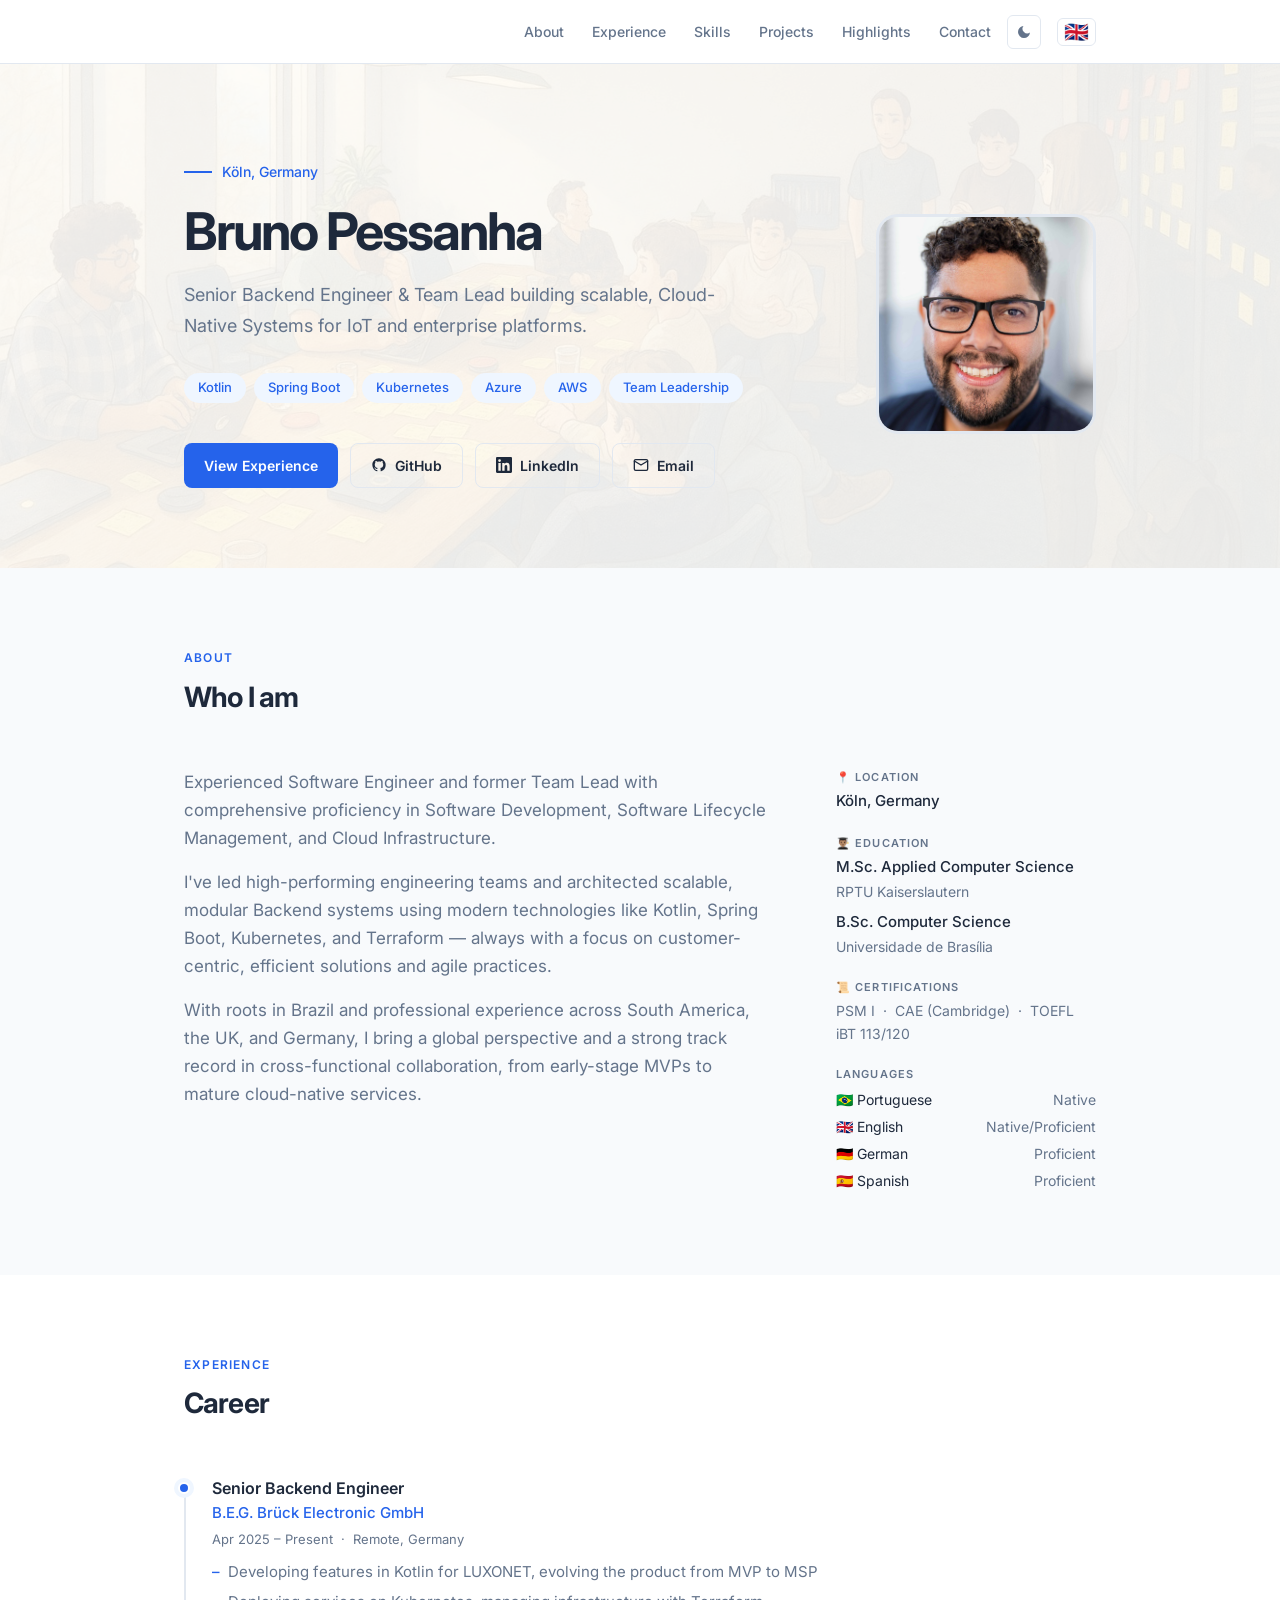
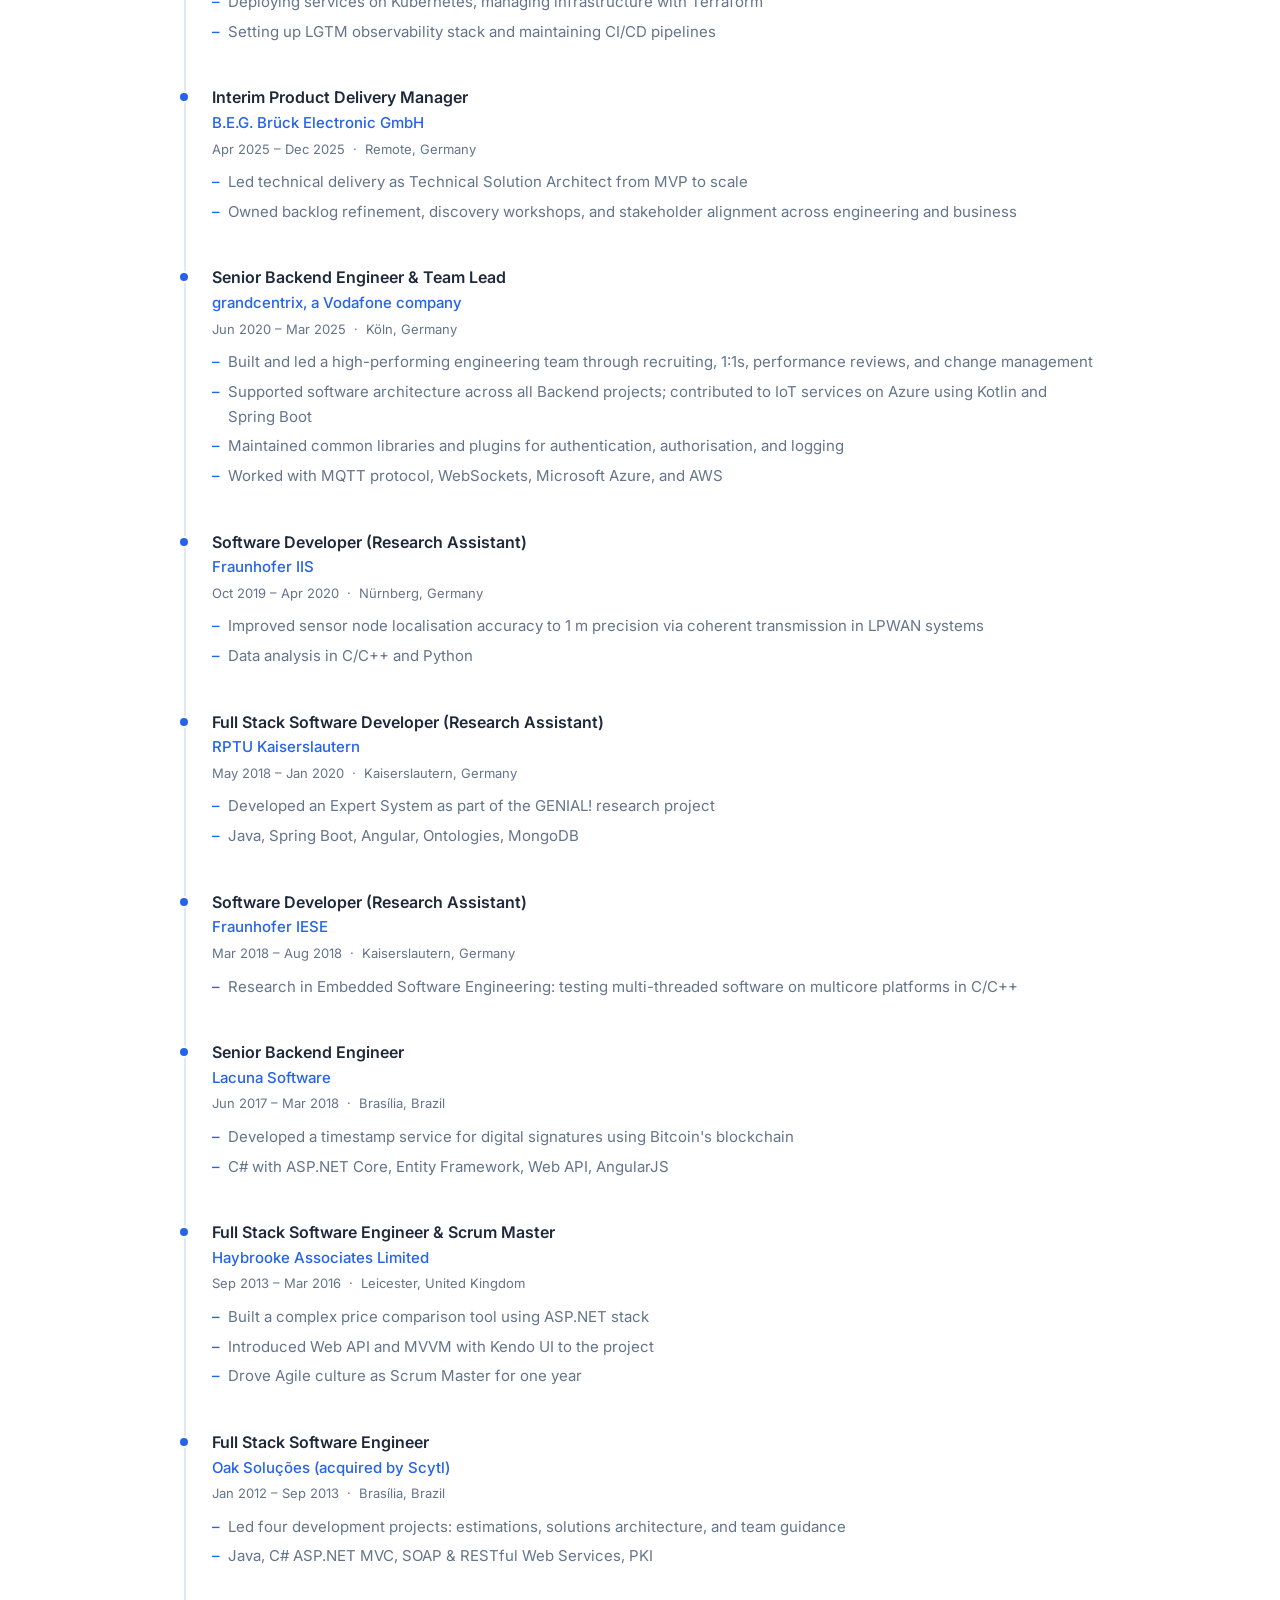
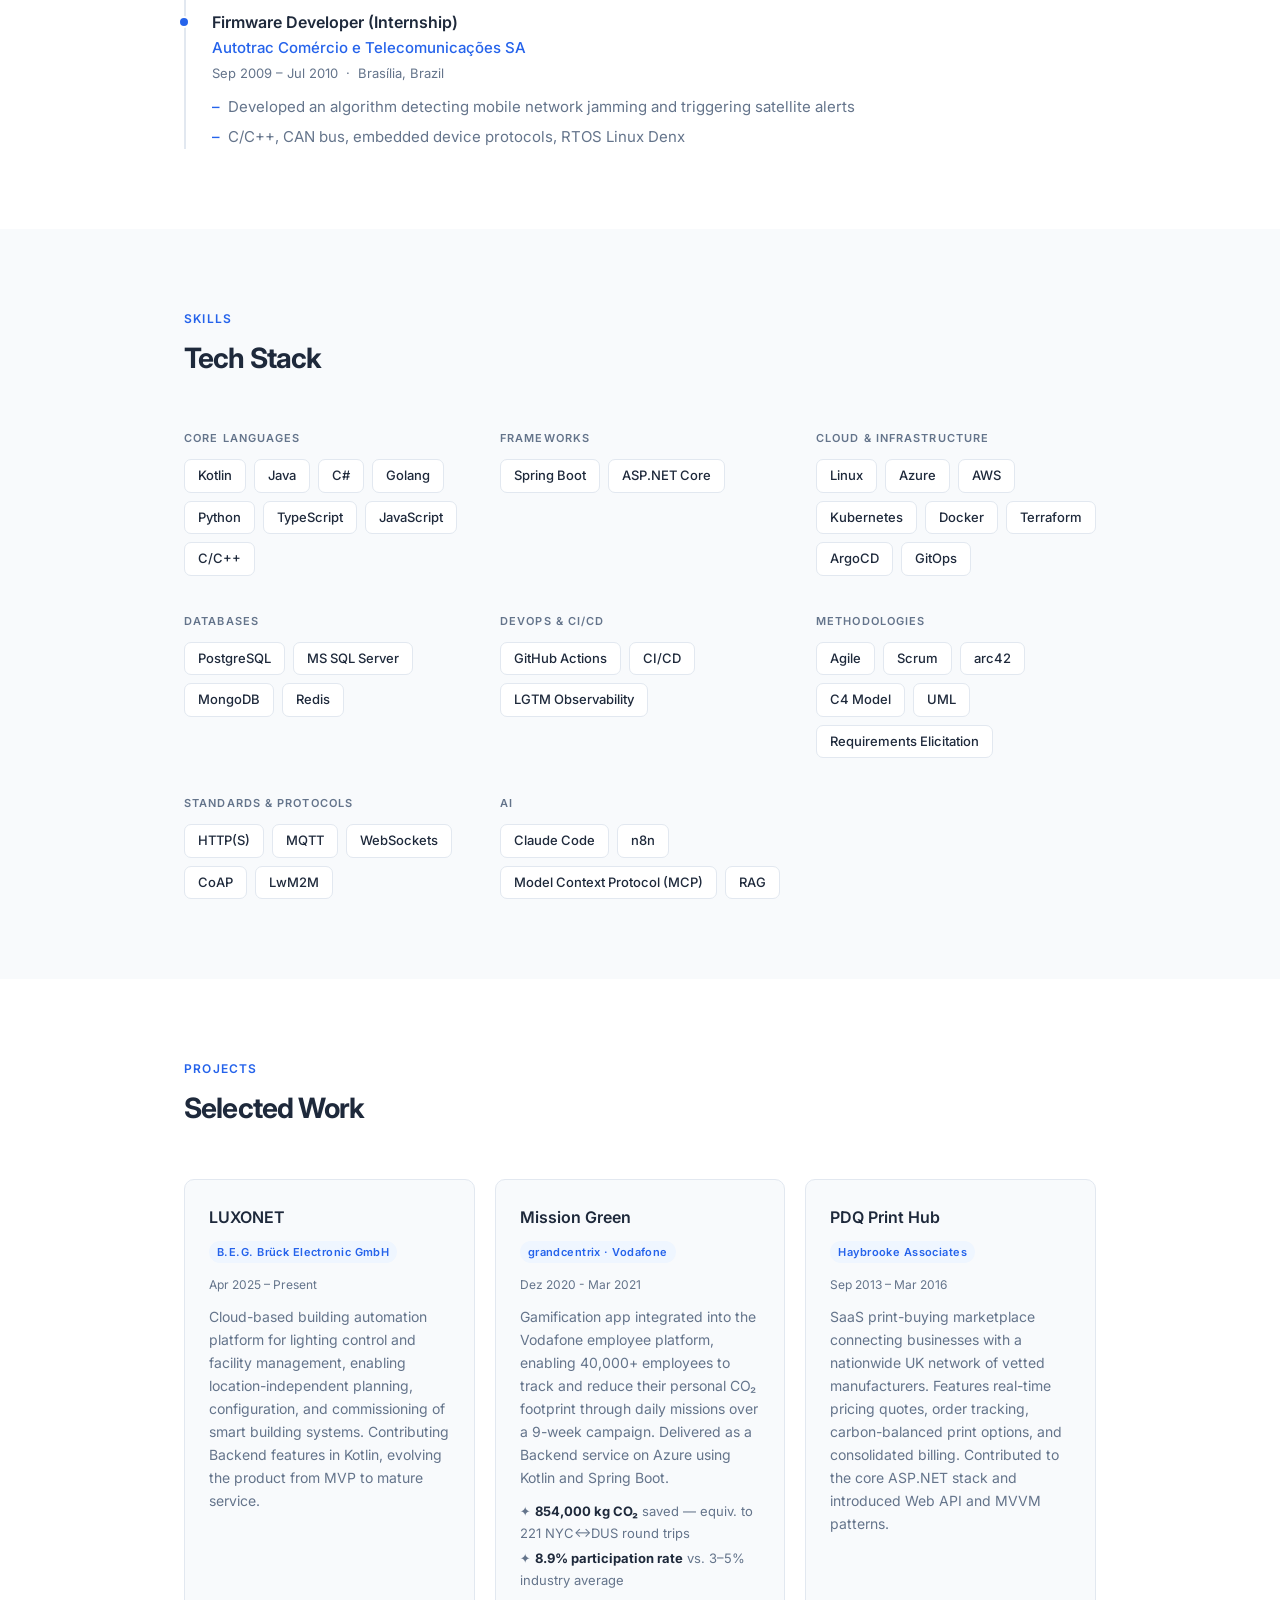
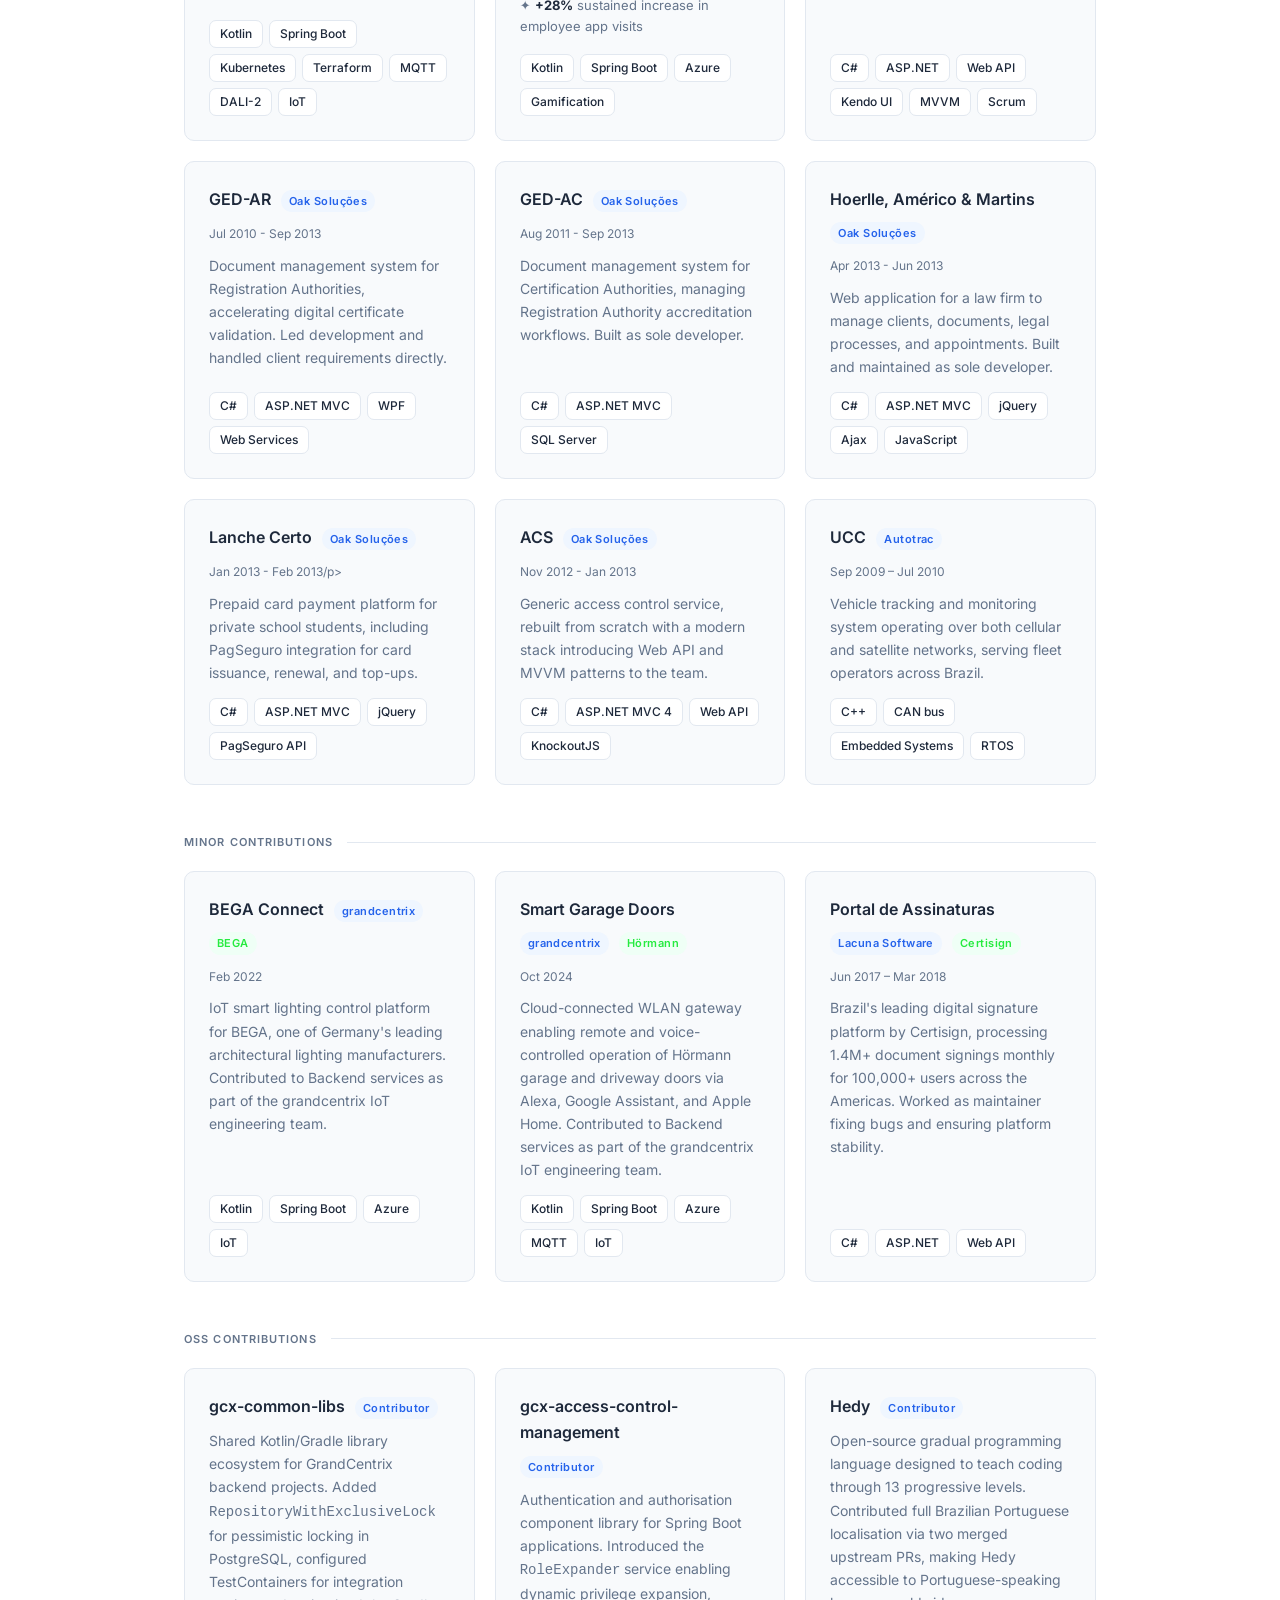
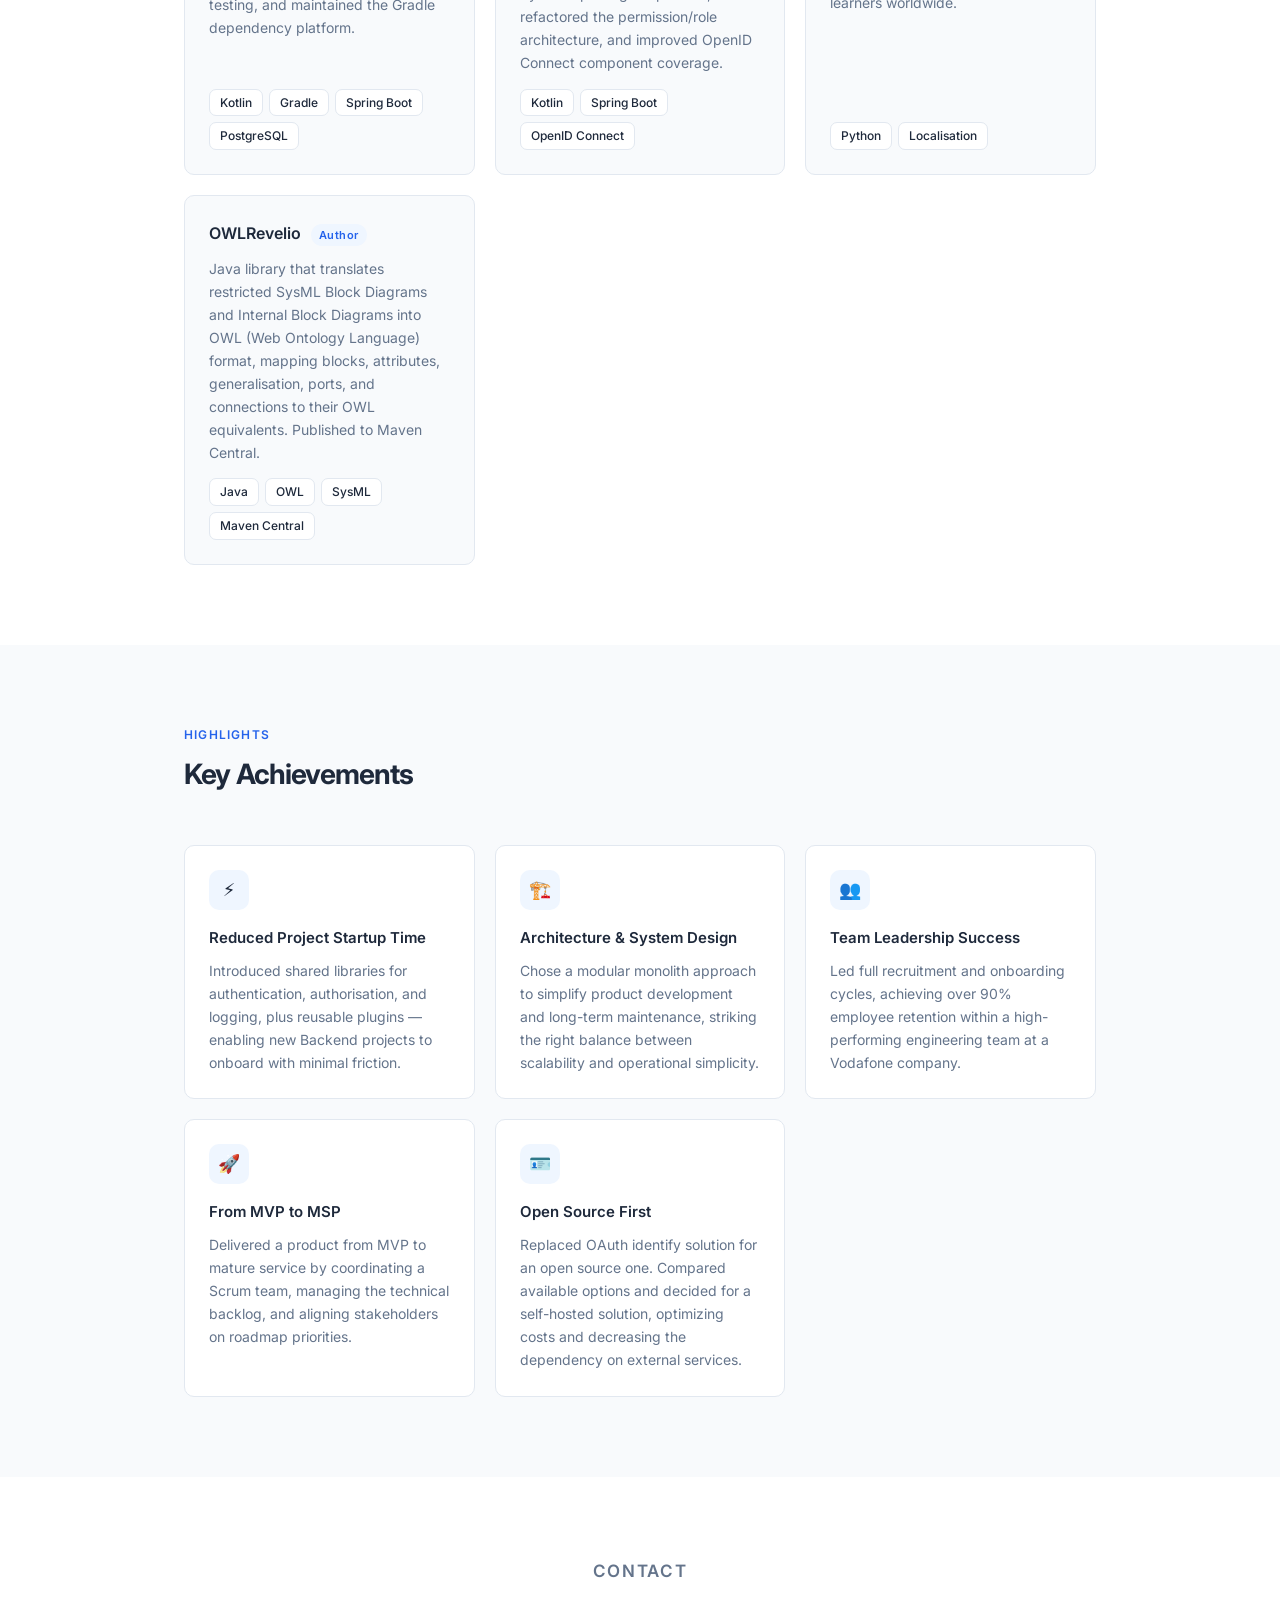
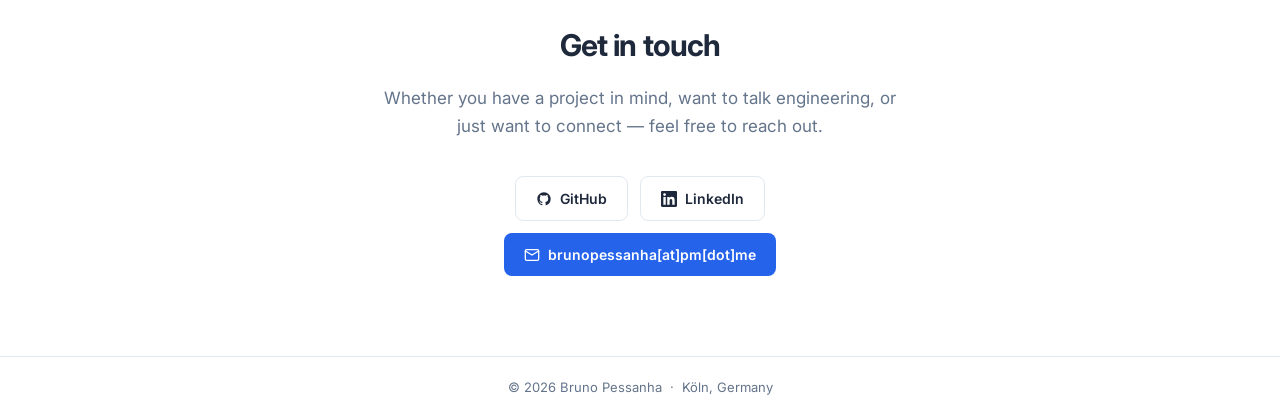
<file: index.html>
<!DOCTYPE html>
<html lang="en">
<head>
  <meta charset="UTF-8">
  <!-- Anti-FOUC: apply saved theme before first paint -->
  <script>(function(){var t=localStorage.getItem('theme');if(t)document.documentElement.dataset.theme=t;}());</script>
  <meta name="viewport" content="width=device-width, initial-scale=1.0">
  <meta name="description" content="Bruno Pessanha – Senior Backend Engineer & Team Lead based in Köln, Germany.">
  <title>Bruno Pessanha – Senior Backend Engineer</title>
  <!-- Open Graph / social preview -->
  <meta property="og:title"       content="Bruno Pessanha – Senior Backend Engineer">
  <meta property="og:description" content="Senior Backend Engineer & Team Lead building scalable, Cloud-Native Systems for IoT and enterprise platforms.">
  <meta property="og:url"         content="https://bruno.pessanha.de">
  <meta property="og:type"        content="website">
  <meta property="og:image"       content="https://bruno.pessanha.de/img/Bruno.jpg">
  <meta name="twitter:card"       content="summary">
  <!-- Canonical URL -->
  <link rel="canonical" href="https://bruno.pessanha.de">
  <!-- Favicon -->
  <link rel="icon" type="image/svg+xml" href="img/favicon.svg">
  <link rel="preconnect" href="https://fonts.googleapis.com">
  <link rel="preconnect" href="https://fonts.gstatic.com" crossorigin>
  <link href="https://fonts.googleapis.com/css2?family=Inter:wght@300;400;500;600;700&display=swap" rel="stylesheet">
  <link rel="stylesheet" href="css/style.css">
</head>
<body>

  <!-- ── Navigation ── -->
  <nav>
    <div class="nav-inner">
      <div class="nav-brand">
        <img src="img/Bruno.jpg" alt="" class="nav-avatar" aria-hidden="true">
        <a href="#" class="nav-logo">Bruno Pessanha</a>
      </div>
      <div class="nav-right">
        <ul class="nav-links">
          <li><a href="#about" data-i18n="nav.about">About</a></li>
          <li><a href="#experience" data-i18n="nav.experience">Experience</a></li>
          <li><a href="#skills" data-i18n="nav.skills">Skills</a></li>
          <li><a href="#projects" data-i18n="nav.projects">Projects</a></li>
          <li><a href="#highlights" data-i18n="nav.highlights">Highlights</a></li>
          <li><a href="#contact" data-i18n="nav.contact">Contact</a></li>
        </ul>
        <button class="theme-toggle" id="theme-toggle" aria-label="Switch to dark mode" aria-pressed="false">
          <svg viewBox="0 0 24 24" fill="currentColor" aria-hidden="true" focusable="false">
            <path d="M21 12.79A9 9 0 1111.21 3 7 7 0 0021 12.79z"/>
          </svg>
        </button>
        <button class="lang-toggle" id="lang-toggle" aria-label="Switch language">🇬🇧</button>
      </div>
    </div>
  </nav>

  <!-- ── Hero ── -->
  <section class="hero">
    <div class="container">
      <div class="hero-inner">
        <div class="hero-content">
          <p class="hero-eyebrow" data-i18n="hero.eyebrow">Köln, Germany</p>
          <h1>Bruno Pessanha</h1>
          <p class="hero-subtitle" data-i18n="hero.subtitle">
            Senior Backend Engineer &amp; Team Lead building scalable,
            Cloud-Native Systems for IoT and enterprise platforms.
          </p>
          <div class="hero-tags">
            <span class="pill">Kotlin</span>
            <span class="pill">Spring Boot</span>
            <span class="pill">Kubernetes</span>
            <span class="pill">Azure</span>
            <span class="pill">AWS</span>
            <span class="pill" data-i18n="hero.tag.leadership">Team Leadership</span>
          </div>
          <div class="hero-cta">
            <a href="#experience" class="btn btn-primary" data-i18n="hero.cta.experience">View Experience</a>
            <a href="https://github.com/brunopessanha" target="_blank" rel="noopener" class="btn btn-outline">
              <svg class="icon" viewBox="0 0 24 24" fill="currentColor" aria-hidden="true">
                <path d="M12 2C6.477 2 2 6.484 2 12.017c0 4.425 2.865 8.18 6.839 9.504.5.092.682-.217.682-.483 0-.237-.008-.868-.013-1.703-2.782.605-3.369-1.343-3.369-1.343-.454-1.158-1.11-1.466-1.11-1.466-.908-.62.069-.608.069-.608 1.003.07 1.531 1.032 1.531 1.032.892 1.53 2.341 1.088 2.91.832.092-.647.35-1.088.636-1.338-2.22-.253-4.555-1.113-4.555-4.951 0-1.093.39-1.988 1.029-2.688-.103-.253-.446-1.272.098-2.65 0 0 .84-.27 2.75 1.026A9.564 9.564 0 0112 6.844c.85.004 1.705.115 2.504.337 1.909-1.296 2.747-1.027 2.747-1.027.546 1.379.202 2.398.1 2.651.64.7 1.028 1.595 1.028 2.688 0 3.848-2.339 4.695-4.566 4.943.359.309.678.92.678 1.855 0 1.338-.012 2.419-.012 2.747 0 .268.18.58.688.482A10.019 10.019 0 0022 12.017C22 6.484 17.522 2 12 2z"/>
              </svg>
              GitHub
            </a>
            <a href="https://linkedin.com/in/brunopessanha" target="_blank" rel="noopener" class="btn btn-outline">
              <svg class="icon" viewBox="0 0 24 24" fill="currentColor" aria-hidden="true">
                <path d="M20.447 20.452h-3.554v-5.569c0-1.328-.027-3.037-1.852-3.037-1.853 0-2.136 1.445-2.136 2.939v5.667H9.351V9h3.414v1.561h.046c.477-.9 1.637-1.85 3.37-1.85 3.601 0 4.267 2.37 4.267 5.455v6.286zM5.337 7.433a2.062 2.062 0 01-2.063-2.065 2.064 2.064 0 112.063 2.065zm1.782 13.019H3.555V9h3.564v11.452zM22.225 0H1.771C.792 0 0 .774 0 1.729v20.542C0 23.227.792 24 1.771 24h20.451C23.2 24 24 23.227 24 22.271V1.729C24 .774 23.2 0 22.222 0h.003z"/>
              </svg>
              LinkedIn
            </a>
            <a href="mailto:brunopessanha@pm.me" class="btn btn-outline">
              <svg class="icon" viewBox="0 0 24 24" fill="none" stroke="currentColor" stroke-width="2" stroke-linecap="round" stroke-linejoin="round" aria-hidden="true">
                <path d="M4 4h16c1.1 0 2 .9 2 2v12c0 1.1-.9 2-2 2H4c-1.1 0-2-.9-2-2V6c0-1.1.9-2 2-2z"/>
                <polyline points="22,6 12,12 2,6"/>
              </svg>
              <span data-i18n="hero.cta.email">Email</span>
            </a>
          </div>
        </div>
        <div class="hero-photo">
          <img src="img/Bruno.jpg" alt="Bruno Pessanha" class="profile-photo">
        </div>
      </div>
    </div>
  </section>

  <!-- ── About ── -->
  <section id="about">
    <div class="container">
      <p class="section-label" data-i18n="about.label">About</p>
      <h2 class="section-title" data-i18n="about.title">Who I am</h2>
      <div class="about-grid">
        <div class="about-text">
          <p data-i18n="about.p1">
            Experienced Software Engineer and former Team Lead with comprehensive proficiency in
            Software Development, Software Lifecycle Management, and Cloud Infrastructure.
          </p>
          <p data-i18n="about.p2">
            I've led high-performing engineering teams and architected scalable, modular Backend
            systems using modern technologies like Kotlin, Spring Boot, Kubernetes, and Terraform —
            always with a focus on customer-centric, efficient solutions and agile practices.
          </p>
          <p data-i18n="about.p3">
            With roots in Brazil and professional experience across South America, the UK, and Germany,
            I bring a global perspective and a strong track record in cross-functional collaboration,
            from early-stage MVPs to mature cloud-native services.
          </p>
        </div>
        <div class="about-sidebar">
          <div class="sidebar-block">
            <span class="sidebar-label" data-i18n="about.sidebar.location">📍 Location</span>
            <span class="sidebar-value" data-i18n="about.sidebar.location.value">Köln, Germany</span>
          </div>
          <div class="sidebar-block">
            <span class="sidebar-label" data-i18n="about.sidebar.education">👨🏽‍🎓 Education</span>
            <span class="sidebar-value">
              M.Sc. Applied Computer Science
              <small>RPTU Kaiserslautern</small>
            </span>
            <span class="sidebar-value" style="margin-top:4px">
              B.Sc. Computer Science
              <small>Universidade de Brasília</small>
            </span>
          </div>
          <div class="sidebar-block">
            <span class="sidebar-label" data-i18n="about.sidebar.certs">📜 Certifications</span>
            <span class="sidebar-value" style="font-size:0.875rem;font-weight:400;color:var(--text-muted)">
              PSM I &nbsp;·&nbsp; CAE (Cambridge) &nbsp;·&nbsp; TOEFL iBT 113/120
            </span>
          </div>
          <div class="sidebar-block">
            <span class="sidebar-label" data-i18n="about.sidebar.langs">Languages</span>
            <div>
              <div class="lang-row"><span>🇧🇷 Portuguese</span><span data-i18n="about.lang.pt">Native</span></div>
              <div class="lang-row"><span>🇬🇧 English</span><span data-i18n="about.lang.en">Native/Proficient</span></div>
              <div class="lang-row"><span>🇩🇪 German</span><span data-i18n="about.lang.de">Proficient</span></div>
              <div class="lang-row"><span>🇪🇸 Spanish</span><span data-i18n="about.lang.es">Proficient</span></div>
            </div>
          </div>
        </div>
      </div>
    </div>
  </section>

  <!-- ── Experience ── -->
  <section id="experience">
    <div class="container">
      <p class="section-label" data-i18n="exp.label">Experience</p>
      <h2 class="section-title" data-i18n="exp.title">Career</h2>
      <div class="timeline">

        <div class="tl-item">
          <div class="tl-dot"></div>
          <div class="tl-role" data-i18n="exp.beg1.role">Senior Backend Engineer</div>
          <div class="tl-company">B.E.G. Brück Electronic GmbH</div>
          <div class="tl-meta" data-i18n="exp.beg1.meta">Apr 2025 – Present &nbsp;·&nbsp; Remote, Germany</div>
          <ul class="tl-bullets">
            <li data-i18n="exp.beg1.b1">Developing features in Kotlin for LUXONET, evolving the product from MVP to MSP</li>
            <li data-i18n="exp.beg1.b2">Deploying services on Kubernetes, managing infrastructure with Terraform</li>
            <li data-i18n="exp.beg1.b3">Setting up LGTM observability stack and maintaining CI/CD pipelines</li>
          </ul>
        </div>

        <div class="tl-item">
          <div class="tl-dot"></div>
          <div class="tl-role" data-i18n="exp.beg2.role">Interim Product Delivery Manager</div>
          <div class="tl-company">B.E.G. Brück Electronic GmbH</div>
          <div class="tl-meta" data-i18n="exp.beg2.meta">Apr 2025 – Dec 2025 &nbsp;·&nbsp; Remote, Germany</div>
          <ul class="tl-bullets">
            <li data-i18n="exp.beg2.b1">Led technical delivery as Technical Solution Architect from MVP to scale</li>
            <li data-i18n="exp.beg2.b2">Owned backlog refinement, discovery workshops, and stakeholder alignment across engineering and business</li>
          </ul>
        </div>

        <div class="tl-item">
          <div class="tl-dot"></div>
          <div class="tl-role" data-i18n="exp.gcx.role">Senior Backend Engineer &amp; Team Lead</div>
          <div class="tl-company">grandcentrix, a Vodafone company</div>
          <div class="tl-meta" data-i18n="exp.gcx.meta">Jun 2020 – Mar 2025 &nbsp;·&nbsp; Köln, Germany</div>
          <ul class="tl-bullets">
            <li data-i18n="exp.gcx.b1">Built and led a high-performing engineering team through recruiting, 1:1s, performance reviews, and change management</li>
            <li data-i18n="exp.gcx.b2">Supported software architecture across all Backend projects; contributed to IoT services on Azure using Kotlin and Spring Boot</li>
            <li data-i18n="exp.gcx.b3">Maintained common libraries and plugins for authentication, authorisation, and logging</li>
            <li data-i18n="exp.gcx.b4">Worked with MQTT protocol, WebSockets, Microsoft Azure, and AWS</li>
          </ul>
        </div>

        <div class="tl-item">
          <div class="tl-dot"></div>
          <div class="tl-role" data-i18n="exp.iis.role">Software Developer (Research Assistant)</div>
          <div class="tl-company">Fraunhofer IIS</div>
          <div class="tl-meta" data-i18n="exp.iis.meta">Oct 2019 – Apr 2020 &nbsp;·&nbsp; Nürnberg, Germany</div>
          <ul class="tl-bullets">
            <li data-i18n="exp.iis.b1">Improved sensor node localisation accuracy to 1 m precision via coherent transmission in LPWAN systems</li>
            <li data-i18n="exp.iis.b2">Data analysis in C/C++ and Python</li>
          </ul>
        </div>

        <div class="tl-item">
          <div class="tl-dot"></div>
          <div class="tl-role" data-i18n="exp.rptu.role">Full Stack Software Developer (Research Assistant)</div>
          <div class="tl-company">RPTU Kaiserslautern</div>
          <div class="tl-meta" data-i18n="exp.rptu.meta">May 2018 – Jan 2020 &nbsp;·&nbsp; Kaiserslautern, Germany</div>
          <ul class="tl-bullets">
            <li data-i18n="exp.rptu.b1">Developed an Expert System as part of the GENIAL! research project</li>
            <li data-i18n="exp.rptu.b2">Java, Spring Boot, Angular, Ontologies, MongoDB</li>
          </ul>
        </div>

        <div class="tl-item">
          <div class="tl-dot"></div>
          <div class="tl-role" data-i18n="exp.iese.role">Software Developer (Research Assistant)</div>
          <div class="tl-company">Fraunhofer IESE</div>
          <div class="tl-meta" data-i18n="exp.iese.meta">Mar 2018 – Aug 2018 &nbsp;·&nbsp; Kaiserslautern, Germany</div>
          <ul class="tl-bullets">
            <li data-i18n="exp.iese.b1">Research in Embedded Software Engineering: testing multi-threaded software on multicore platforms in C/C++</li>
          </ul>
        </div>

        <div class="tl-item">
          <div class="tl-dot"></div>
          <div class="tl-role" data-i18n="exp.lacuna.role">Senior Backend Engineer</div>
          <div class="tl-company">Lacuna Software</div>
          <div class="tl-meta" data-i18n="exp.lacuna.meta">Jun 2017 – Mar 2018 &nbsp;·&nbsp; Brasília, Brazil</div>
          <ul class="tl-bullets">
            <li data-i18n="exp.lacuna.b1">Developed a timestamp service for digital signatures using Bitcoin's blockchain</li>
            <li data-i18n="exp.lacuna.b2">C# with ASP.NET Core, Entity Framework, Web API, AngularJS</li>
          </ul>
        </div>

        <div class="tl-item">
          <div class="tl-dot"></div>
          <div class="tl-role" data-i18n="exp.haybrooke.role">Full Stack Software Engineer &amp; Scrum Master</div>
          <div class="tl-company">Haybrooke Associates Limited</div>
          <div class="tl-meta" data-i18n="exp.haybrooke.meta">Sep 2013 – Mar 2016 &nbsp;·&nbsp; Leicester, United Kingdom</div>
          <ul class="tl-bullets">
            <li data-i18n="exp.haybrooke.b1">Built a complex price comparison tool using ASP.NET stack</li>
            <li data-i18n="exp.haybrooke.b2">Introduced Web API and MVVM with Kendo UI to the project</li>
            <li data-i18n="exp.haybrooke.b3">Drove Agile culture as Scrum Master for one year</li>
          </ul>
        </div>

        <div class="tl-item">
          <div class="tl-dot"></div>
          <div class="tl-role" data-i18n="exp.oak.role">Full Stack Software Engineer</div>
          <div class="tl-company">Oak Soluções (acquired by Scytl)</div>
          <div class="tl-meta" data-i18n="exp.oak.meta">Jan 2012 – Sep 2013 &nbsp;·&nbsp; Brasília, Brazil</div>
          <ul class="tl-bullets">
            <li data-i18n="exp.oak.b1">Led four development projects: estimations, solutions architecture, and team guidance</li>
            <li data-i18n="exp.oak.b2">Java, C# ASP.NET MVC, SOAP &amp; RESTful Web Services, PKI</li>
          </ul>
        </div>

        <div class="tl-item">
          <div class="tl-dot"></div>
          <div class="tl-role" data-i18n="exp.autotrac.role">Firmware Developer (Internship)</div>
          <div class="tl-company">Autotrac Comércio e Telecomunicações SA</div>
          <div class="tl-meta" data-i18n="exp.autotrac.meta">Sep 2009 – Jul 2010 &nbsp;·&nbsp; Brasília, Brazil</div>
          <ul class="tl-bullets">
            <li data-i18n="exp.autotrac.b1">Developed an algorithm detecting mobile network jamming and triggering satellite alerts</li>
            <li data-i18n="exp.autotrac.b2">C/C++, CAN bus, embedded device protocols, RTOS Linux Denx</li>
          </ul>
        </div>

      </div>
    </div>
  </section>

  <!-- ── Skills ── -->
  <section id="skills">
    <div class="container">
      <p class="section-label" data-i18n="skills.label">Skills</p>
      <h2 class="section-title" data-i18n="skills.title">Tech Stack</h2>
      <div class="skills-grid">

        <div class="skill-group">
          <h3 data-i18n="skills.core">Core Languages</h3>
          <div class="tags">
            <span class="tag">Kotlin</span>
            <span class="tag">Java</span>
            <span class="tag">C#</span>
            <span class="tag">Golang</span>
            <span class="tag">Python</span>
            <span class="tag">TypeScript</span>
            <span class="tag">JavaScript</span>
            <span class="tag">C/C++</span>
          </div>
        </div>

        <div class="skill-group">
          <h3 data-i18n="skills.frameworks">Frameworks</h3>
          <div class="tags">
            <span class="tag">Spring Boot</span>
            <span class="tag">ASP.NET Core</span>
          </div>
        </div>

        <div class="skill-group">
          <h3 data-i18n="skills.cloud">Cloud &amp; Infrastructure</h3>
          <div class="tags">
            <span class="tag">Linux</span>
            <span class="tag">Azure</span>
            <span class="tag">AWS</span>
            <span class="tag">Kubernetes</span>
            <span class="tag">Docker</span>
            <span class="tag">Terraform</span>
            <span class="tag">ArgoCD</span>
            <span class="tag">GitOps</span>
          </div>
        </div>

        <div class="skill-group">
          <h3 data-i18n="skills.databases">Databases</h3>
          <div class="tags">
            <span class="tag">PostgreSQL</span>
            <span class="tag">MS SQL Server</span>
            <span class="tag">MongoDB</span>
            <span class="tag">Redis</span>
          </div>
        </div>

        <div class="skill-group">
          <h3 data-i18n="skills.devops">DevOps &amp; CI/CD</h3>
          <div class="tags">
            <span class="tag">GitHub Actions</span>
            <span class="tag">CI/CD</span>
            <span class="tag">LGTM Observability</span>
          </div>
        </div>

        <div class="skill-group">
          <h3 data-i18n="skills.methodologies">Methodologies</h3>
          <div class="tags">
            <span class="tag">Agile</span>
            <span class="tag">Scrum</span>
            <span class="tag">arc42</span>
            <span class="tag">C4 Model</span>
            <span class="tag">UML</span>
            <span class="tag">Requirements Elicitation</span>
          </div>
        </div>

        <div class="skill-group">
          <h3 data-i18n="skills.protocols">Standards &amp; Protocols</h3>
          <div class="tags">
            <span class="tag">HTTP(S)</span>
            <span class="tag">MQTT</span>
            <span class="tag">WebSockets</span>
            <span class="tag">CoAP</span>
            <span class="tag">LwM2M</span>
          </div>
        </div>

        <div class="skill-group">
          <h3 data-i18n="skills.ai">AI</h3>
          <div class="tags">
            <span class="tag">Claude Code</span>
            <span class="tag">n8n</span>
            <span class="tag">Model Context Protocol (MCP)</span>
            <span class="tag">RAG</span>
          </div>
        </div>

      </div>
    </div>
  </section>

  <!-- ── Projects ── -->
  <section id="projects">
    <div class="container">
      <p class="section-label" data-i18n="projects.label">Projects</p>
      <h2 class="section-title" data-i18n="projects.title">Selected Work</h2>
      <div class="projects-grid">

        <div class="project-card">
          <div class="project-header">
            <h3 class="project-name">LUXONET</h3>
            <span class="project-company">B.E.G. Brück Electronic GmbH</span>
          </div>
          <p class="project-date" data-i18n="projects.luxonet.date">Apr 2025 – Present</p>
          <p class="project-desc" data-i18n="projects.luxonet.desc">Cloud-based building automation platform for lighting control and facility management, enabling location-independent planning, configuration, and commissioning of smart building systems. Contributing Backend features in Kotlin, evolving the product from MVP to mature service.</p>
          <div class="project-tags">
            <span class="tag">Kotlin</span>
            <span class="tag">Spring Boot</span>
            <span class="tag">Kubernetes</span>
            <span class="tag">Terraform</span>
            <span class="tag">MQTT</span>
            <span class="tag">DALI-2</span>
            <span class="tag">IoT</span>
          </div>
        </div>

        <div class="project-card">
          <div class="project-header">
            <h3 class="project-name">Mission Green</h3>
            <span class="project-company">grandcentrix · Vodafone</span>
          </div>
          <p class="project-date">Dez 2020 - Mar 2021</p>
          <p class="project-desc" data-i18n="projects.mgreen.desc">Gamification app integrated into the Vodafone employee platform, enabling 40,000+ employees to track and reduce their personal CO₂ footprint through daily missions over a 9-week campaign. Delivered as a Backend service on Azure using Kotlin and Spring Boot.</p>
          <ul style="list-style:none;display:flex;flex-direction:column;gap:4px;margin:2px 0">
            <li style="font-size:0.8125rem;color:var(--text-muted)" data-i18n="projects.mgreen.stat1">✦ <strong style="color:var(--text)">854,000 kg CO₂</strong> saved — equiv. to 221 NYC↔DUS round trips</li>
            <li style="font-size:0.8125rem;color:var(--text-muted)" data-i18n="projects.mgreen.stat2">✦ <strong style="color:var(--text)">8.9% participation rate</strong> vs. 3–5% industry average</li>
            <li style="font-size:0.8125rem;color:var(--text-muted)" data-i18n="projects.mgreen.stat3">✦ <strong style="color:var(--text)">+28%</strong> sustained increase in employee app visits</li>
          </ul>
          <div class="project-tags">
            <span class="tag">Kotlin</span>
            <span class="tag">Spring Boot</span>
            <span class="tag">Azure</span>
            <span class="tag">Gamification</span>
          </div>
        </div>

        <div class="project-card">
          <div class="project-header">
            <h3 class="project-name">PDQ Print Hub</h3>
            <span class="project-company">Haybrooke Associates</span>
          </div>
          <p class="project-date" data-i18n="projects.pdq.date">Sep 2013 – Mar 2016</p>
          <p class="project-desc" data-i18n="projects.pdq.desc">SaaS print-buying marketplace connecting businesses with a nationwide UK network of vetted manufacturers. Features real-time pricing quotes, order tracking, carbon-balanced print options, and consolidated billing. Contributed to the core ASP.NET stack and introduced Web API and MVVM patterns.</p>
          <div class="project-tags">
            <span class="tag">C#</span>
            <span class="tag">ASP.NET</span>
            <span class="tag">Web API</span>
            <span class="tag">Kendo UI</span>
            <span class="tag">MVVM</span>
            <span class="tag">Scrum</span>
          </div>
        </div>

        <div class="project-card">
          <div class="project-header">
            <h3 class="project-name">GED-AR</h3>
            <span class="project-company">Oak Soluções</span>
          </div>
          <p class="project-date">Jul 2010 - Sep 2013</p>
          <p class="project-desc" data-i18n="projects.gedar.desc">Document management system for Registration Authorities, accelerating digital certificate validation. Led development and handled client requirements directly.</p>
          <div class="project-tags">
            <span class="tag">C#</span>
            <span class="tag">ASP.NET MVC</span>
            <span class="tag">WPF</span>
            <span class="tag">Web Services</span>
          </div>
        </div>

        <div class="project-card">
          <div class="project-header">
            <h3 class="project-name">GED-AC</h3>
            <span class="project-company">Oak Soluções</span>
          </div>
          <p class="project-date">Aug 2011 - Sep 2013</p>
          <p class="project-desc" data-i18n="projects.gedac.desc">Document management system for Certification Authorities, managing Registration Authority accreditation workflows. Built as sole developer.</p>
          <div class="project-tags">
            <span class="tag">C#</span>
            <span class="tag">ASP.NET MVC</span>
            <span class="tag">SQL Server</span>
          </div>
        </div>

        <div class="project-card">
          <div class="project-header">
            <h3 class="project-name">Hoerlle, Américo &amp; Martins</h3>
            <span class="project-company">Oak Soluções</span>
          </div>
          <p class="project-date">Apr 2013 - Jun 2013</p>
          <p class="project-desc" data-i18n="projects.hoerlle.desc">Web application for a law firm to manage clients, documents, legal processes, and appointments. Built and maintained as sole developer.</p>
          <div class="project-tags">
            <span class="tag">C#</span>
            <span class="tag">ASP.NET MVC</span>
            <span class="tag">jQuery</span>
            <span class="tag">Ajax</span>
            <span class="tag">JavaScript</span>
          </div>
        </div>

        <div class="project-card">
          <div class="project-header">
            <h3 class="project-name">Lanche Certo</h3>
            <span class="project-company">Oak Soluções</span>
          </div>
          <p class="project-date">Jan 2013 - Feb 2013/p>
          <p class="project-desc" data-i18n="projects.lanche.desc">Prepaid card payment platform for private school students, including PagSeguro integration for card issuance, renewal, and top-ups.</p>
          <div class="project-tags">
            <span class="tag">C#</span>
            <span class="tag">ASP.NET MVC</span>
            <span class="tag">jQuery</span>
            <span class="tag">PagSeguro API</span>
          </div>
        </div>

        <div class="project-card">
          <div class="project-header">
            <h3 class="project-name">ACS</h3>
            <span class="project-company">Oak Soluções</span>
          </div>
          <p class="project-date">Nov 2012 - Jan 2013</p>
          <p class="project-desc" data-i18n="projects.acs.desc">Generic access control service, rebuilt from scratch with a modern stack introducing Web API and MVVM patterns to the team.</p>
          <div class="project-tags">
            <span class="tag">C#</span>
            <span class="tag">ASP.NET MVC 4</span>
            <span class="tag">Web API</span>
            <span class="tag">KnockoutJS</span>
          </div>
        </div>

        <div class="project-card">
          <div class="project-header">
            <h3 class="project-name">UCC</h3>
            <span class="project-company">Autotrac</span>
          </div>
          <p class="project-date" data-i18n="projects.ucc.date">Sep 2009 – Jul 2010</p>
          <p class="project-desc" data-i18n="projects.ucc.desc">Vehicle tracking and monitoring system operating over both cellular and satellite networks, serving fleet operators across Brazil.</p>
          <div class="project-tags">
            <span class="tag">C++</span>
            <span class="tag">CAN bus</span>
            <span class="tag">Embedded Systems</span>
            <span class="tag">RTOS</span>
          </div>
        </div>
      </div>

      <h3 class="minor-title" data-i18n="projects.minor">Minor Contributions</h3>
      <div class="projects-grid">

        <div class="project-card">
          <div class="project-header">
            <h3 class="project-name">BEGA Connect</h3>
            <span class="project-company">grandcentrix</span>
            <span class="project-customer">BEGA</span>
          </div>
          <p class="project-date">Feb 2022</p>
          <p class="project-desc" data-i18n="projects.bega.desc">IoT smart lighting control platform for BEGA, one of Germany's leading architectural lighting manufacturers. Contributed to Backend services as part of the grandcentrix IoT engineering team.</p>
          <div class="project-tags">
            <span class="tag">Kotlin</span>
            <span class="tag">Spring Boot</span>
            <span class="tag">Azure</span>
            <span class="tag">IoT</span>
          </div>
        </div>

        <div class="project-card">
          <div class="project-header">
            <h3 class="project-name">Smart Garage Doors</h3>
            <span class="project-company">grandcentrix</span>
            <span class="project-customer">Hörmann</span>
          </div>
          <p class="project-date">Oct 2024</p>
          <p class="project-desc" data-i18n="projects.garage.desc">Cloud-connected WLAN gateway enabling remote and voice-controlled operation of Hörmann garage and driveway doors via Alexa, Google Assistant, and Apple Home. Contributed to Backend services as part of the grandcentrix IoT engineering team.</p>
          <div class="project-tags">
            <span class="tag">Kotlin</span>
            <span class="tag">Spring Boot</span>
            <span class="tag">Azure</span>
            <span class="tag">MQTT</span>
            <span class="tag">IoT</span>
          </div>
        </div>

        <div class="project-card">
          <div class="project-header">
            <h3 class="project-name">Portal de Assinaturas</h3>
            <span class="project-company">Lacuna Software</span>
            <span class="project-customer">Certisign</span>
          </div>
          <p class="project-date" data-i18n="projects.portal.date">Jun 2017 – Mar 2018</p>
          <p class="project-desc" data-i18n="projects.portal.desc">Brazil's leading digital signature platform by Certisign, processing 1.4M+ document signings monthly for 100,000+ users across the Americas. Worked as maintainer fixing bugs and ensuring platform stability.</p>
          <div class="project-tags">
            <span class="tag">C#</span>
            <span class="tag">ASP.NET</span>
            <span class="tag">Web API</span>
          </div>
        </div>

      </div>

      <h3 class="minor-title" data-i18n="oss.title">OSS Contributions</h3>
      <div class="projects-grid">

        <!-- gcx-common-libs -->
        <div class="project-card">
          <div class="project-header">
            <a href="https://github.com/gonecentrix/gcx-common-libs" target="_blank" rel="noopener" class="project-name">gcx-common-libs</a>
            <span class="project-company">Contributor</span>
          </div>
          <p class="project-desc" data-i18n="oss.commonlibs.desc">Shared Kotlin/Gradle library ecosystem for GrandCentrix backend projects. Added <code>RepositoryWithExclusiveLock</code> for pessimistic locking in PostgreSQL, configured TestContainers for integration testing, and maintained the Gradle dependency platform.</p>
          <div class="project-tags">
            <span class="tag">Kotlin</span>
            <span class="tag">Gradle</span>
            <span class="tag">Spring Boot</span>
            <span class="tag">PostgreSQL</span>
          </div>
        </div>

        <!-- gcx-access-control-management -->
        <div class="project-card">
          <div class="project-header">
            <a href="https://github.com/gonecentrix/gcx-access-control-management" target="_blank" rel="noopener" class="project-name">gcx-access-control-management</a>
            <span class="project-company">Contributor</span>
          </div>
          <p class="project-desc" data-i18n="oss.acm.desc">Authentication and authorisation component library for Spring Boot applications. Introduced the <code>RoleExpander</code> service enabling dynamic privilege expansion, refactored the permission/role architecture, and improved OpenID Connect component coverage.</p>
          <div class="project-tags">
            <span class="tag">Kotlin</span>
            <span class="tag">Spring Boot</span>
            <span class="tag">OpenID Connect</span>
          </div>
        </div>

        <!-- Hedy -->
        <div class="project-card">
          <div class="project-header">
            <a href="https://github.com/hedyorg/hedy" target="_blank" rel="noopener" class="project-name">Hedy</a>
            <span class="project-company">Contributor</span>
          </div>
          <p class="project-desc" data-i18n="oss.hedy.desc">Open-source gradual programming language designed to teach coding through 13 progressive levels. Contributed full Brazilian Portuguese localisation via two merged upstream PRs, making Hedy accessible to Portuguese-speaking learners worldwide.</p>
          <div class="project-tags">
            <span class="tag">Python</span>
            <span class="tag">Localisation</span>
          </div>
        </div>

        <!-- OWLRevelio -->
        <div class="project-card">
          <div class="project-header">
            <a href="https://github.com/brunopessanha/OWLRevelio" target="_blank" rel="noopener" class="project-name">OWLRevelio</a>
            <span class="project-company">Author</span>
          </div>
          <p class="project-desc" data-i18n="oss.owlrevelio.desc">Java library that translates restricted SysML Block Diagrams and Internal Block Diagrams into OWL (Web Ontology Language) format, mapping blocks, attributes, generalisation, ports, and connections to their OWL equivalents. Published to Maven Central.</p>
          <div class="project-tags">
            <span class="tag">Java</span>
            <span class="tag">OWL</span>
            <span class="tag">SysML</span>
            <span class="tag">Maven Central</span>
          </div>
        </div>

      </div>
    </div>
  </section>

  <!-- ── Highlights ── -->
  <section id="highlights">
    <div class="container">
      <p class="section-label" data-i18n="highlights.label">Highlights</p>
      <h2 class="section-title" data-i18n="highlights.title">Key Achievements</h2>
      <div class="cards-grid">

        <div class="card">
          <div class="card-icon">⚡</div>
          <h3 data-i18n="highlights.startup.title">Reduced Project Startup Time</h3>
          <p data-i18n="highlights.startup.desc">Introduced shared libraries for authentication, authorisation, and logging, plus reusable plugins — enabling new Backend projects to onboard with minimal friction.</p>
        </div>

        <div class="card">
          <div class="card-icon">🏗️</div>
          <h3 data-i18n="highlights.arch.title">Architecture &amp; System Design</h3>
          <p data-i18n="highlights.arch.desc">Chose a modular monolith approach to simplify product development and long-term maintenance, striking the right balance between scalability and operational simplicity.</p>
        </div>

        <div class="card">
          <div class="card-icon">👥</div>
          <h3 data-i18n="highlights.team.title">Team Leadership Success</h3>
          <p data-i18n="highlights.team.desc">Led full recruitment and onboarding cycles, achieving over 90% employee retention within a high-performing engineering team at a Vodafone company.</p>
        </div>

        <div class="card">
          <div class="card-icon">🚀</div>
          <h3 data-i18n="highlights.mvp.title">From MVP to MSP</h3>
          <p data-i18n="highlights.mvp.desc">Delivered a product from MVP to mature service by coordinating a Scrum team, managing the technical backlog, and aligning stakeholders on roadmap priorities.</p>
        </div>

        <div class="card">
          <div class="card-icon">🪪</div>
          <h3 data-i18n="highlights.oss.title">Open Source First</h3>
          <p data-i18n="highlights.oss.desc">Replaced OAuth identify solution for an open source one. Compared available options and decided for a self-hosted solution, optimizing costs and decreasing the dependency on external services.</p>
        </div>
      </div>
    </div>
  </section>

  <!-- ── Contact ── -->
  <section id="contact">
    <div class="container">
      <div class="contact-inner">
        <p class="section-label" data-i18n="contact.label">Contact</p>
        <h2 data-i18n="contact.title">Get in touch</h2>
        <p data-i18n="contact.text">Whether you have a project in mind, want to talk engineering, or just want to connect — feel free to reach out.</p>
        <div class="contact-links">
          <a href="https://github.com/brunopessanha" target="_blank" rel="noopener" class="btn btn-outline">
            <svg class="icon" viewBox="0 0 24 24" fill="currentColor" aria-hidden="true">
              <path d="M12 2C6.477 2 2 6.484 2 12.017c0 4.425 2.865 8.18 6.839 9.504.5.092.682-.217.682-.483 0-.237-.008-.868-.013-1.703-2.782.605-3.369-1.343-3.369-1.343-.454-1.158-1.11-1.466-1.11-1.466-.908-.62.069-.608.069-.608 1.003.07 1.531 1.032 1.531 1.032.892 1.53 2.341 1.088 2.91.832.092-.647.35-1.088.636-1.338-2.22-.253-4.555-1.113-4.555-4.951 0-1.093.39-1.988 1.029-2.688-.103-.253-.446-1.272.098-2.65 0 0 .84-.27 2.75 1.026A9.564 9.564 0 0112 6.844c.85.004 1.705.115 2.504.337 1.909-1.296 2.747-1.027 2.747-1.027.546 1.379.202 2.398.1 2.651.64.7 1.028 1.595 1.028 2.688 0 3.848-2.339 4.695-4.566 4.943.359.309.678.92.678 1.855 0 1.338-.012 2.419-.012 2.747 0 .268.18.58.688.482A10.019 10.019 0 0022 12.017C22 6.484 17.522 2 12 2z"/>
            </svg>
            GitHub
          </a>
          <a href="https://linkedin.com/in/brunopessanha" target="_blank" rel="noopener" class="btn btn-outline">
            <svg class="icon" viewBox="0 0 24 24" fill="currentColor" aria-hidden="true">
              <path d="M20.447 20.452h-3.554v-5.569c0-1.328-.027-3.037-1.852-3.037-1.853 0-2.136 1.445-2.136 2.939v5.667H9.351V9h3.414v1.561h.046c.477-.9 1.637-1.85 3.37-1.85 3.601 0 4.267 2.37 4.267 5.455v6.286zM5.337 7.433a2.062 2.062 0 01-2.063-2.065 2.064 2.064 0 112.063 2.065zm1.782 13.019H3.555V9h3.564v11.452zM22.225 0H1.771C.792 0 0 .774 0 1.729v20.542C0 23.227.792 24 1.771 24h20.451C23.2 24 24 23.227 24 22.271V1.729C24 .774 23.2 0 22.222 0h.003z"/>
            </svg>
            LinkedIn
          </a>
          <a href="mailto:brunopessanha@pm.me" class="btn btn-primary">
            <svg class="icon" viewBox="0 0 24 24" fill="none" stroke="currentColor" stroke-width="2" stroke-linecap="round" stroke-linejoin="round" aria-hidden="true">
              <path d="M4 4h16c1.1 0 2 .9 2 2v12c0 1.1-.9 2-2 2H4c-1.1 0-2-.9-2-2V6c0-1.1.9-2 2-2z"/>
              <polyline points="22,6 12,12 2,6"/>
            </svg>
            brunopessanha[at]pm[dot]me
          </a>
        </div>
      </div>
    </div>
  </section>

  <footer>
    <p data-i18n="footer.text">&copy; 2026 Bruno Pessanha &nbsp;·&nbsp; Köln, Germany</p>
  </footer>

  <script src="lang/en.js"></script>
  <script src="lang/de.js"></script>
  <script src="js/main.js"></script>
</body>
</html>
</file>
<file: css/style.css>
:root {
  --bg:           #ffffff;
  --bg-alt:       #F8FAFC;
  --border:       #E2E8F0;
  --text:         #1E293B;
  --text-muted:   #64748B;
  --accent:       #2563EB;
  --accent-hover: #1D4ED8;
  --accent-light: #EFF6FF;
  --secondary:       #25eb3f;
  --secondary-hover: #1dd849;
  --secondary-light: #effff6;
  --nav-h:        64px;
  --max-w:        960px;
  --radius:       10px;
}

*, *::before, *::after { margin: 0; padding: 0; box-sizing: border-box; }
html { scroll-behavior: smooth; }

:focus-visible {
  outline: 2px solid var(--accent);
  outline-offset: 3px;
  border-radius: 4px;
}

body {
  font-family: 'Inter', system-ui, sans-serif;
  color: var(--text);
  background: var(--bg);
  line-height: 1.65;
  font-size: 16px;
}

/* ─── Nav ─── */
nav {
  position: sticky;
  top: 0;
  z-index: 100;
  background: rgba(255,255,255,0.92);
  backdrop-filter: blur(10px);
  -webkit-backdrop-filter: blur(10px);
  border-bottom: 1px solid var(--border);
  height: var(--nav-h);
  display: flex;
  align-items: center;
}

.nav-inner {
  max-width: var(--max-w);
  margin: 0 auto;
  padding: 0 24px;
  width: 100%;
  display: flex;
  align-items: center;
  justify-content: space-between;
}

.nav-logo {
  font-weight: 700;
  font-size: 0.9375rem;
  color: var(--text);
  text-decoration: none;
  letter-spacing: -0.02em;
  opacity: 0;
  transform: translateX(-6px);
  transition: opacity 0.3s, transform 0.3s;
  pointer-events: none;
}

nav.scrolled .nav-logo {
  opacity: 1;
  transform: translateX(0);
  pointer-events: auto;
}

.nav-right {
  display: flex;
  align-items: center;
  gap: 16px;
}

.nav-links {
  display: flex;
  gap: 28px;
  list-style: none;
}

.nav-links a {
  font-size: 0.875rem;
  font-weight: 500;
  color: var(--text-muted);
  text-decoration: none;
  transition: color 0.15s;
}

.nav-links a:hover { color: var(--accent); }

.nav-brand {
  display: flex;
  align-items: center;
  gap: 10px;
}

.nav-avatar {
  width: 30px;
  height: 30px;
  border-radius: 30%;
  object-fit: cover;
  object-position: center;
  border: 2px solid var(--border);
  opacity: 0;
  transform: scale(0.6);
  transition: opacity 0.3s, transform 0.3s;
  pointer-events: none;
}

nav.scrolled .nav-avatar {
  opacity: 1;
  transform: scale(1);
}

.lang-toggle {
  font-size: 1.25rem;
  line-height: 1;
  padding: 3px 6px;
  border-radius: 6px;
  border: 1px solid var(--border);
  background: transparent;
  cursor: pointer;
  transition: border-color 0.15s, transform 0.15s;
  flex-shrink: 0;
}

.lang-toggle:hover { border-color: var(--accent); transform: scale(1.1); }

.theme-toggle {
  display: flex;
  align-items: center;
  justify-content: center;
  width: 34px;
  height: 34px;
  border-radius: 6px;
  border: 1px solid var(--border);
  background: transparent;
  color: var(--text-muted);
  cursor: pointer;
  transition: border-color 0.15s, color 0.15s, transform 0.15s;
  flex-shrink: 0;
  padding: 0;
}
.theme-toggle:hover { border-color: var(--accent); color: var(--accent); transform: scale(1.1); }
.theme-toggle svg { width: 16px; height: 16px; pointer-events: none; }

/* ─── Layout helpers ─── */
.container {
  max-width: var(--max-w);
  margin: 0 auto;
  padding: 0 24px;
}

.section-label {
  font-size: 0.75rem;
  font-weight: 600;
  letter-spacing: 0.1em;
  text-transform: uppercase;
  color: var(--accent);
  margin-bottom: 6px;
}

.section-title {
  font-size: 1.75rem;
  font-weight: 700;
  letter-spacing: -0.03em;
  color: var(--text);
  margin-bottom: 48px;
}

/* ─── Buttons ─── */
.btn {
  display: inline-flex;
  align-items: center;
  gap: 8px;
  padding: 10px 20px;
  border-radius: 8px;
  font-size: 0.875rem;
  font-weight: 600;
  text-decoration: none;
  transition: all 0.15s;
  cursor: pointer;
  border: none;
}

.btn-primary { background: var(--accent); color: #fff; }
.btn-primary:hover { background: var(--accent-hover); }

.btn-outline {
  background: transparent;
  color: var(--text);
  border: 1px solid var(--border);
}
.btn-outline:hover { border-color: var(--accent); color: var(--accent); }

.icon { width: 16px; height: 16px; flex-shrink: 0; }

/* ─── Hero ─── */
.hero {
  padding: 96px 0 80px;
  background: var(--bg);
  position: relative;
  overflow: hidden;
}

.hero::before {
  content: '';
  position: absolute;
  inset: 0;
  background: url('../img/bg.jpeg') center / cover no-repeat;
  opacity: 0.1;
  z-index: 0;
}

.hero .container { position: relative; z-index: 1; }

.hero-eyebrow {
  display: flex;
  align-items: center;
  gap: 10px;
  font-size: 0.875rem;
  font-weight: 500;
  color: var(--accent);
  margin-bottom: 20px;
}

.hero-eyebrow::before {
  content: '';
  width: 28px;
  height: 2px;
  background: var(--accent);
  flex-shrink: 0;
}

.hero h1 {
  font-size: clamp(2.2rem, 5vw, 3.25rem);
  font-weight: 700;
  letter-spacing: -0.04em;
  line-height: 1.1;
  margin-bottom: 20px;
}

.hero-subtitle {
  font-size: 1.125rem;
  color: var(--text-muted);
  max-width: 540px;
  margin-bottom: 32px;
  line-height: 1.7;
}

.hero-tags {
  display: flex;
  flex-wrap: wrap;
  gap: 8px;
  margin-bottom: 40px;
}

.pill {
  font-size: 0.8125rem;
  font-weight: 500;
  padding: 4px 14px;
  border-radius: 9999px;
  background: var(--accent-light);
  color: var(--accent);
}

.hero-cta {
  display: flex;
  gap: 12px;
  flex-wrap: wrap;
}

/* ─── About ─── */
#about { padding: 80px 0; background: var(--bg-alt); }

.about-grid {
  display: grid;
  grid-template-columns: 1fr 260px;
  gap: 64px;
  align-items: start;
}

.about-text p {
  color: var(--text-muted);
  font-size: 1.0625rem;
  margin-bottom: 16px;
}

.about-text p:last-child { margin-bottom: 0; }

.about-sidebar {
  display: flex;
  flex-direction: column;
  gap: 20px;
}

.sidebar-block { display: flex; flex-direction: column; gap: 3px; }

.sidebar-label {
  font-size: 0.6875rem;
  font-weight: 600;
  letter-spacing: 0.1em;
  text-transform: uppercase;
  color: var(--text-muted);
}

.sidebar-value {
  font-size: 0.9375rem;
  font-weight: 500;
  color: var(--text);
}

.sidebar-value small {
  display: block;
  font-weight: 400;
  font-size: 0.875rem;
  color: var(--text-muted);
}

.lang-row {
  display: flex;
  justify-content: space-between;
  font-size: 0.875rem;
  padding: 2px 0;
}

.lang-row span:last-child { color: var(--text-muted); }

/* ─── Experience ─── */
#experience { padding: 80px 0; background: var(--bg); }

.timeline { position: relative; padding-left: 28px; }

.timeline::before {
  content: '';
  position: absolute;
  left: 0;
  top: 8px;
  bottom: 0;
  width: 2px;
  background: var(--border);
}

.tl-item { position: relative; padding-bottom: 40px; }
.tl-item:last-child { padding-bottom: 0; }

.tl-dot {
  position: absolute;
  left: -34px;
  top: 7px;
  width: 12px;
  height: 12px;
  border-radius: 50%;
  background: var(--accent);
  border: 2px solid var(--bg);
}

.tl-item:first-child .tl-dot {
  box-shadow: 0 0 0 4px var(--accent-light);
}

.tl-role {
  font-size: 1rem;
  font-weight: 600;
  color: var(--text);
}

.tl-company {
  font-size: 0.9375rem;
  font-weight: 500;
  color: var(--accent);
  margin-bottom: 3px;
}

.tl-meta {
  font-size: 0.8125rem;
  color: var(--text-muted);
  margin-bottom: 10px;
}

.tl-bullets { list-style: none; display: flex; flex-direction: column; gap: 5px; }

.tl-bullets li {
  font-size: 0.9375rem;
  color: var(--text-muted);
  padding-left: 16px;
  position: relative;
}

.tl-bullets li::before {
  content: '–';
  position: absolute;
  left: 0;
  color: var(--accent);
  font-weight: 500;
}

/* ─── Skills ─── */
#skills { padding: 80px 0; background: var(--bg-alt); }

.skills-grid {
  display: grid;
  grid-template-columns: repeat(auto-fill, minmax(260px, 1fr));
  gap: 36px;
}

.skill-group h3 {
  font-size: 0.6875rem;
  font-weight: 600;
  letter-spacing: 0.1em;
  text-transform: uppercase;
  color: var(--text-muted);
  margin-bottom: 12px;
}

.tags { display: flex; flex-wrap: wrap; gap: 8px; }

.tag {
  font-size: 0.8125rem;
  font-weight: 500;
  padding: 5px 13px;
  border-radius: 7px;
  background: var(--bg);
  border: 1px solid var(--border);
  color: var(--text);
  transition: border-color 0.15s, color 0.15s;
}

.tag:hover { border-color: var(--accent); color: var(--accent); }

/* ─── Projects ─── */
#projects { padding: 80px 0; background: var(--bg); }

.projects-grid {
  display: grid;
  grid-template-columns: repeat(auto-fill, minmax(280px, 1fr));
  gap: 20px;
}

.project-card {
  padding: 24px;
  border: 1px solid var(--border);
  border-radius: var(--radius);
  background: var(--bg-alt);
  display: flex;
  flex-direction: column;
  gap: 10px;
  transition: box-shadow 0.2s, border-color 0.2s, transform 0.2s;
}

.project-card:hover {
  box-shadow: 0 6px 24px rgba(0,0,0,0.07);
  border-color: var(--accent);
  transform: translateY(-2px);
}

.project-header {
  display: flex;
  align-items: baseline;
  gap: 10px;
  flex-wrap: wrap;
}

.project-name {
  font-size: 1rem;
  font-weight: 600;
}

a.project-name {
  color: inherit;
  text-decoration: none;
}
a.project-name:hover { color: var(--accent); }

.project-company {
  font-size: 0.6875rem;
  font-weight: 600;
  letter-spacing: 0.04em;
  color: var(--accent);
  background: var(--accent-light);
  padding: 2px 8px;
  border-radius: 9999px;
}

.project-customer {
  font-size: 0.6875rem;
  font-weight: 600;
  letter-spacing: 0.04em;
  color: var(--secondary);
  background: var(--secondary-light);
  padding: 2px 8px;
  border-radius: 9999px;
}

.project-date {
  font-size: 0.75rem;
  color: var(--text-muted);
  margin-top: 2px;
}

.project-desc {
  font-size: 0.875rem;
  color: var(--text-muted);
  line-height: 1.65;
  flex: 1;
}

.project-tags {
  display: flex;
  flex-wrap: wrap;
  gap: 6px;
  margin-top: 4px;
}

.project-tags .tag { font-size: 0.75rem; padding: 3px 10px; }

.minor-title {
  font-size: 0.6875rem;
  font-weight: 600;
  letter-spacing: 0.1em;
  text-transform: uppercase;
  color: var(--text-muted);
  margin: 48px 0 20px;
  display: flex;
  align-items: center;
  gap: 14px;
}

.minor-title::after {
  content: '';
  flex: 1;
  height: 1px;
  background: var(--border);
}

/* ─── Highlights ─── */
#highlights { padding: 80px 0; background: var(--bg-alt); }

.cards-grid {
  display: grid;
  grid-template-columns: repeat(auto-fill, minmax(270px, 1fr));
  gap: 20px;
}

.card {
  padding: 24px;
  border: 1px solid var(--border);
  border-radius: var(--radius);
  background: var(--bg);
  transition: box-shadow 0.2s, border-color 0.2s, transform 0.2s;
}

.card:hover {
  box-shadow: 0 6px 24px rgba(0,0,0,0.07);
  border-color: var(--accent);
  transform: translateY(-2px);
}

.card-icon {
  width: 40px;
  height: 40px;
  border-radius: 10px;
  background: var(--accent-light);
  display: flex;
  align-items: center;
  justify-content: center;
  font-size: 1.125rem;
  margin-bottom: 16px;
}

.card h3 {
  font-size: 0.9375rem;
  font-weight: 600;
  margin-bottom: 8px;
}

.card p {
  font-size: 0.875rem;
  color: var(--text-muted);
  line-height: 1.65;
}

/* ─── Contact ─── */
#contact { padding: 80px 0; background: var(--bg); }

.contact-inner {
  text-align: center;
  max-width: 520px;
  margin: 0 auto;
}

.contact-inner h2 {
  font-size: 1.875rem;
  font-weight: 700;
  letter-spacing: -0.03em;
  margin-bottom: 14px;
}

.contact-inner p {
  color: var(--text-muted);
  font-size: 1.0625rem;
  margin-bottom: 36px;
}

.contact-links {
  display: flex;
  justify-content: center;
  flex-wrap: wrap;
  gap: 12px;
}

/* ─── Footer ─── */
footer {
  border-top: 1px solid var(--border);
  padding: 20px 24px;
  text-align: center;
  font-size: 0.8125rem;
  color: var(--text-muted);
}

/* ─── Profile photo ─── */
.hero-inner {
  display: flex;
  align-items: center;
  justify-content: space-between;
  gap: 48px;
}

.hero-content { flex: 1; min-width: 0; }

.profile-photo {
  width: 220px;
  height: 220px;
  border-radius: 10%;
  object-fit: cover;
  object-position: center;
  border: 3px solid var(--border);
  flex-shrink: 0;
  display: block;
}

/* ─── Dark mode ─── */
/* System preference — skipped if user manually chose light */
@media (prefers-color-scheme: dark) {
  :root:not([data-theme="light"]) {
    --bg:           #0F172A;
    --bg-alt:       #1E293B;
    --border:       #334155;
    --text:         #F1F5F9;
    --text-muted:   #94A3B8;
    --accent:       #60A5FA;
    --accent-hover: #93C5FD;
    --accent-light: #1E3A5F;
    --secondary:       #60fa89;
    --secondary-hover: #93fda8;
    --secondary-light: #1e5f2b;
  }

  :root:not([data-theme="light"]) nav { background: rgba(15, 23, 42, 0.92); }
}

/* Manual override — always wins regardless of system preference */
:root[data-theme="dark"] {
  --bg:           #0F172A;
  --bg-alt:       #1E293B;
  --border:       #334155;
  --text:         #F1F5F9;
  --text-muted:   #94A3B8;
  --accent:       #60A5FA;
  --accent-hover: #93C5FD;
  --accent-light: #1E3A5F;
  --secondary:       #60fa89;
  --secondary-hover: #93fda8;
  --secondary-light: #1e5f2b;
}
:root[data-theme="dark"] nav { background: rgba(15, 23, 42, 0.92); }

/* ─── Responsive ─── */
@media (max-width: 700px) {
  .nav-links { display: none; }
  .hero { padding: 72px 0 60px; }
  .hero h1 { font-size: 2rem; }
  .hero-inner { flex-direction: column-reverse; gap: 32px; }
  .profile-photo { width: 120px; height: 120px; }
  .about-grid { grid-template-columns: 1fr; gap: 40px; }
  .section-title { margin-bottom: 32px; }
  #about, #experience, #skills, #projects, #highlights, #contact { padding: 60px 0; }
}
</file>
